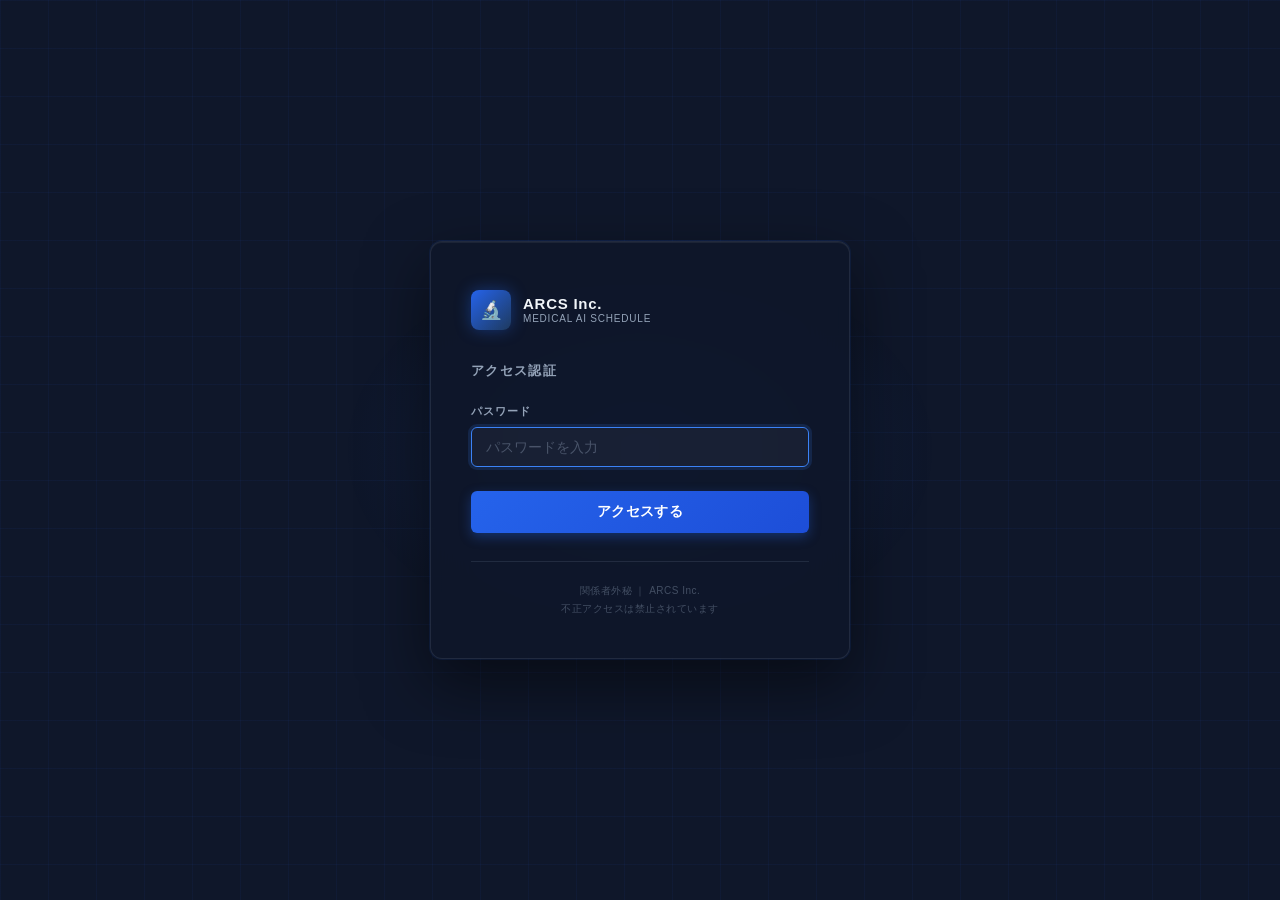
<file: index.html>
<!DOCTYPE html>
<html lang="ja">
<head>
<meta charset="UTF-8">
<meta name="viewport" content="width=2200">
<title>医療AI製品スケジュール — 全体ビュー</title>
<link rel="stylesheet" href="assets/gantt.css">
<style>
.view-tab { text-decoration: none; }
.view-tab.active { pointer-events: none; }
</style>
<script>
/* 認証チェック: 未ログインなら auth.html へリダイレクト */
(function(){
  const SESSION_KEY  = 'arcs_auth';
  const PASSWORD_HASH = '6dd2412f17349521ad825ba171668baa163861654895c5d4f9620ea375ffe8be';
  const SESSION_TTL  = 8 * 60 * 60 * 1000;
  try {
    const saved = sessionStorage.getItem(SESSION_KEY);
    if (!saved) throw new Error('no session');
    const { hash, ts } = JSON.parse(saved);
    if (hash !== PASSWORD_HASH || Date.now() - ts >= SESSION_TTL) throw new Error('expired');
  } catch(_) {
    sessionStorage.removeItem(SESSION_KEY);
    location.replace('auth.html');
  }
})();
</script>
</head>
<body>

<div class="page-header">
  <div>
    <h1>医療AI製品スケジュール — 全体ビュー</h1>
    <div class="subtitle">2026年4月〜2028年3月（24ヶ月）｜更新日：<span id="update-date">—</span></div>
  </div>
  <div class="filter-bar">
    <span>絞込:</span>
    <button class="filter-btn active" data-filter="all">すべて</button>
    <button class="filter-btn" data-filter="red">🔴 遅延</button>
    <button class="filter-btn" data-filter="yellow">🟡 警戒</button>
    <button class="filter-btn" data-filter="green">🟢 順調</button>
    <button class="filter-btn" data-filter="gray">⚪ 未確定</button>
  </div>
</div>

<div class="view-tabs">
  <a class="view-tab active" href="index.html">全体ビュー</a>
  <a class="view-tab" href="ranshi.html">🥚 卵子AI 詳細</a>
  <a class="view-tab" href="seishi.html">🧬 精子AI 詳細</a>
  <a class="view-tab" href="icsi.html">🔬 ICSI自動化 詳細</a>
  <a class="view-tab" href="schedule-updater.html" style="margin-left:auto;opacity:0.7">🤖 AI更新</a>
</div>

<div class="summary">
  <div class="summary-card action"><h3>📌 直近の要判断</h3><ul id="action-list"></ul></div>
  <div class="summary-card warning"><h3>⚠️ 警戒テーマ</h3><ul id="warning-list"></ul></div>
  <div class="summary-card done"><h3>✅ 直近の進捗トピック</h3><ul id="done-list"></ul></div>
</div>
<div class="summary" style="grid-template-columns:1fr;">
  <div class="summary-card delay" id="delay-card" style="display:none;">
    <h3>⏰ 遅延中テーマ</h3><ul id="delay-list"></ul>
  </div>
</div>

<div class="gantt-container" id="gantt-overview"></div>

<div class="legend">
  <div class="legend-section">
    <h4>カテゴリ別フェーズバー色</h4>
    <div class="legend-items">
      <div class="legend-item"><span class="legend-color" style="background:var(--cat-sales-bg)"></span>営業／事業</div>
      <div class="legend-item"><span class="legend-color" style="background:var(--cat-yakuji-bg)"></span>薬事</div>
      <div class="legend-item"><span class="legend-color" style="background:var(--cat-dev-bg)"></span>開発</div>
      <div class="legend-item"><span class="legend-color" style="background:var(--cat-clinical-bg)"></span>臨床開発</div>
      <div class="legend-item"><span class="legend-color" style="background:var(--cat-pmda-bg)"></span>PMDA相談</div>
      <div class="legend-item"><span class="legend-color" style="background:var(--cat-qms-bg)"></span>QMS／品証</div>
      <div class="legend-item"><span class="legend-color" style="background:var(--cat-launch-bg)"></span>申請／リリース</div>
      <div class="legend-item"><span class="legend-color" style="background:var(--hdr-navy)"></span>主要フェーズ</div>
    </div>
  </div>
  <div class="legend-section">
    <h4>ステータス信号</h4>
    <div class="legend-items">
      <div class="legend-item"><span class="signal-sm green"></span>順調</div>
      <div class="legend-item"><span class="signal-sm yellow"></span>警戒</div>
      <div class="legend-item"><span class="signal-sm red"></span>遅延</div>
      <div class="legend-item"><span class="signal-sm blue"></span>進行中</div>
      <div class="legend-item"><span class="signal-sm gray"></span>未着手・未確定</div>
    </div>
  </div>
  <div class="legend-section">
    <h4>遅延・リスク表示</h4>
    <div class="legend-items">
      <div class="legend-item">⏰<span style="color:#B91C1C;font-weight:700;margin-left:4px">遅延バー（赤枠）</span></div>
      <div class="legend-item"><span class="legend-color" style="background:transparent;border:1px dashed #94A3B8"></span>当初計画（ゴースト）</div>
      <div class="legend-item"><span class="risk-badge high" style="font-size:9px">⚠ リスク高</span></div>
      <div class="legend-item"><span class="risk-badge medium" style="font-size:9px">△ リスク中</span></div>
    </div>
  </div>
</div>

<div class="ops-note">
  <strong>📋 更新方法：</strong>
  <code>data/</code> 配下のJSONファイルを編集するだけで反映されます。
  遅延は <code>"status":"red"</code> + <code>"delayReason"</code>、
  リスクは <code>"riskLevel"</code> + <code>"riskComment"</code> を該当テーマに記入。
  詳しくは <a href="UPDATE_GUIDE.md" style="color:inherit">UPDATE_GUIDE.md</a> を参照。
  <span style="float:right;opacity:0.7">💡 フェーズバーをホバーで詳細表示</span>
</div>

<div class="changelog">
  <h4>📝 更新履歴</h4>
  <ul class="changelog-list" id="history-list"></ul>
</div>

<div class="custom-tooltip" id="custom-tooltip"></div>

<script src="assets/gantt.js"></script>
<script>
  initView({ mode: 'overview' });
</script>
</body>
</html>
</file>
<file: assets/gantt.css>
/* ============================================================
   arcs — 医療AI製品スケジュール 共通スタイル
   卵子AI／精子AI／ICSI自動化  ガントチャート
   ※このファイルは通常編集不要（デザイン共通）
   ============================================================ */
* { box-sizing: border-box; margin: 0; padding: 0; }

:root {
  --bg: #F4F6FA;
  --card: #FFFFFF;
  --border: #E5E7EB;
  --border-light: #F1F5F9;
  --text: #1F2937;
  --text-sub: #6B7280;

  /* カテゴリ色：営業 / 薬事 / 開発 / 臨床 / その他 */
  --cat-sales-bg:   #DBEAFE;  --cat-sales-fg:   #1E3A8A;
  --cat-yakuji-bg:  #FEE2E2;  --cat-yakuji-fg:  #991B1B;
  --cat-dev-bg:     #DCFCE7;  --cat-dev-fg:     #14532D;
  --cat-clinical-bg:#FCE7F3;  --cat-clinical-fg:#9D174D;
  --cat-pmda-bg:    #E0E7FF;  --cat-pmda-fg:    #3730A3;
  --cat-qms-bg:     #FEF3C7;  --cat-qms-fg:     #78350F;
  --cat-launch-bg:  #FED7AA;  --cat-launch-fg:  #9A3412;
  --cat-data-bg:    #CFFAFE;  --cat-data-fg:    #155E75;

  /* 信号 */
  --st-green: #34D399;
  --st-yellow: #FBBF24;
  --st-red: #F87171;
  --st-gray: #9CA3AF;
  --st-blue: #60A5FA;

  /* イベント色 */
  --ev-default: #1E3A8A;
  --ev-highlight: #DC2626;
  --ev-pink: #DB2777;

  /* ヘッダー（添付画像のネイビー基調） */
  --hdr-navy: #1E3A8A;
  --hdr-navy-dark: #1E40AF;

  /* 列幅・サイズ */
  --col-cat-w: 50px;
  --col-name-w: 130px;
  --col-status-w: 220px;
  --month-cell-min: 64px;
}

body {
  font-family: 'Hiragino Sans', 'Yu Gothic', 'Meiryo', sans-serif;
  background: var(--bg);
  color: var(--text);
  padding: 14px;
  min-width: 2200px;
  font-size: 13px;
  -webkit-font-smoothing: antialiased;
}

/* ===== ページヘッダー ===== */
.page-header {
  display: flex;
  justify-content: space-between;
  align-items: center;
  margin-bottom: 12px;
  padding: 14px 22px;
  background: linear-gradient(135deg, var(--hdr-navy), #3B82F6);
  color: white;
  border-radius: 8px;
  box-shadow: 0 2px 6px rgba(30,58,138,0.25);
}

.page-header h1 { font-size: 21px; font-weight: 700; letter-spacing: 0.02em; }
.page-header .subtitle { font-size: 11.5px; opacity: 0.92; margin-top: 3px; }

.filter-bar { display: flex; gap: 6px; align-items: center; flex-wrap: wrap; }
.filter-bar > span { font-size: 11px; opacity: 0.92; margin-right: 4px; }

.filter-btn {
  background: rgba(255,255,255,0.18);
  border: 1px solid rgba(255,255,255,0.35);
  color: white;
  padding: 5px 11px;
  border-radius: 4px;
  cursor: pointer;
  font-size: 11px;
  font-family: inherit;
  transition: all 0.15s;
}
.filter-btn:hover { background: rgba(255,255,255,0.32); }
.filter-btn.active { background: white; color: var(--hdr-navy-dark); font-weight: 700; }

/* ===== マイルストーンバナー（製品ごと） ===== */
.milestone-banner {
  display: grid;
  grid-template-columns: repeat(3, 1fr);
  gap: 10px;
  margin-bottom: 12px;
}
.ms-card {
  background: var(--card);
  border-radius: 8px;
  padding: 11px 16px;
  border-left: 4px solid;
  box-shadow: 0 1px 3px rgba(0,0,0,0.04);
}
.ms-card.ms-ranshi  { border-color: #1E40AF; }
.ms-card.ms-seishi  { border-color: #DB2777; }
.ms-card.ms-icsi    { border-color: #14532D; }

.ms-card .ms-label {
  font-size: 10px;
  font-weight: 700;
  letter-spacing: 0.06em;
  color: var(--text-sub);
  margin-bottom: 4px;
}
.ms-card .ms-month {
  font-size: 14px;
  font-weight: 700;
  color: var(--text);
}
.ms-card .ms-desc {
  font-size: 10.5px;
  color: var(--text-sub);
  margin-top: 3px;
  line-height: 1.5;
}

/* ===== サマリ ===== */
.summary {
  display: grid;
  grid-template-columns: 1fr 1fr 1fr;
  gap: 12px;
  margin-bottom: 12px;
}
.summary-card {
  background: var(--card);
  border-radius: 8px;
  padding: 11px 16px;
  border-left: 4px solid;
  box-shadow: 0 1px 3px rgba(0,0,0,0.04);
}
.summary-card.action  { border-color: #FB923C; }
.summary-card.warning { border-color: #FBBF24; }
.summary-card.done    { border-color: #34D399; }
.summary-card h3 {
  font-size: 12px; font-weight: 700; margin-bottom: 6px; color: var(--text-sub);
}
.summary-card ul { list-style: none; }
.summary-card li {
  font-size: 11.5px; line-height: 1.55;
  padding: 1px 0 1px 11px; position: relative;
}
.summary-card li::before {
  content: "▸"; position: absolute; left: 0; color: var(--text-sub);
}

/* ===== ガント本体 ===== */
.gantt-container {
  background: var(--card);
  border-radius: 8px;
  box-shadow: 0 1px 3px rgba(0,0,0,0.05);
  overflow: hidden;
  position: relative;
}

.gantt-row {
  display: grid;
  grid-template-columns: var(--col-cat-w) var(--col-name-w) 1fr var(--col-status-w);
  border-bottom: 1px solid var(--border);
}
.gantt-row:last-child { border-bottom: none; }

/* 製品ブロック：カテゴリ列のrowspanを効かせるため製品単位でgridにまとめる */
.product-block {
  display: grid;
  grid-template-columns: var(--col-cat-w) var(--col-name-w) 1fr var(--col-status-w);
}
.product-block .pb-cell {
  border-bottom: 1px solid var(--border);
  min-height: 0;
}
.product-block .pb-cell.last-in-cat {
  /* カテゴリ列との境界 */
}

/* ヘッダー（年度・月） */
.gantt-row.header {
  background: var(--hdr-navy);
  color: white;
  border-bottom: 2px solid #111827;
  font-weight: 600;
  font-size: 11px;
}
.gantt-row.header > .col-label-left,
.gantt-row.header > .col-label-right {
  padding: 0 12px;
  display: flex;
  align-items: center;
  justify-content: center;
  text-align: center;
  background: var(--hdr-navy-dark);
}

.timeline-lane {
  display: grid;
  grid-template-rows: 28px 28px;
}
.year-row {
  display: grid;
  /* JS がインラインで grid-template-columns を注入する */
  grid-template-columns: repeat(2, 1fr);
  background: var(--hdr-navy);
}
.year-row > div {
  border-right: 1px solid rgba(255,255,255,0.18);
  display: flex;
  align-items: center;
  justify-content: center;
  font-size: 13px;
  font-weight: 700;
  letter-spacing: 0.05em;
  color: #E0E7FF;
}
.year-row > div:last-child { border-right: none; }

.month-row-h {
  display: grid;
  /* JS がインラインで grid-template-columns を注入する */
  grid-template-columns: repeat(24, 1fr);
  background: #1E40AF;
}
.month-row-h > div {
  border-right: 1px solid rgba(255,255,255,0.12);
  text-align: center;
  font-size: 11px;
  display: flex;
  align-items: center;
  justify-content: center;
  font-weight: 600;
  color: white;
}
.month-row-h > div:last-child { border-right: none; }
.month-row-h > div.is-current {
  background: rgba(248,113,113,0.32);
  font-weight: 700;
  color: #FECACA;
}
.month-row-h > div.year-end {
  border-right: 2px solid rgba(255,255,255,0.45);
}

/* イベント（マイルストーン）行 */
.event-row {
  display: grid;
  grid-template-columns: var(--col-cat-w) var(--col-name-w) 1fr var(--col-status-w);
  background: linear-gradient(to bottom, #F8FAFC, #EFF6FF);
  border-bottom: 2px solid var(--border);
}
.event-label {
  grid-column: 1 / 3;
  background: #DBEAFE;
  color: var(--hdr-navy-dark);
  font-weight: 700;
  font-size: 12px;
  display: flex;
  align-items: center;
  justify-content: center;
  border-right: 1px solid var(--border);
  letter-spacing: 0.04em;
}
.event-track {
  position: relative;
  padding: 8px 0;
  min-height: 70px;
  display: grid;
  /* JS がインラインで grid-template-columns を注入する */
  grid-template-columns: repeat(24, 1fr);
}
.event-cell {
  border-right: 1px dashed var(--border-light);
  position: relative;
  padding: 2px 3px;
  display: flex;
  flex-direction: column;
  gap: 2px;
}
.event-cell.year-end { border-right: 2px solid var(--border); }
.event-cell.is-current {
  background: rgba(248,113,113,0.06);
}
.event-item {
  font-size: 10px;
  line-height: 1.3;
  font-weight: 600;
  color: var(--ev-default);
  cursor: help;
  white-space: normal;
  word-break: break-all;
}
.event-item.highlight { color: var(--ev-highlight); }
.event-item.pink { color: var(--ev-pink); }
.event-spacer {
  background: #FAFBFC;
  border-left: 1px solid var(--border);
  display: flex;
  align-items: center;
  justify-content: center;
  font-size: 10px;
  color: var(--text-sub);
}

/* 製品グループヘッダー */
.product-header {
  background: var(--hdr-navy);
  color: white;
  padding: 10px 16px;
  font-size: 14px;
  font-weight: 700;
  letter-spacing: 0.04em;
  border-top: 1px solid var(--border);
  border-bottom: 1px solid var(--border);
  display: flex;
  align-items: center;
  gap: 10px;
}
.product-header .product-icon {
  font-size: 18px;
}
.product-header.ranshi  { background: linear-gradient(90deg, #1E40AF, #3B82F6); }
.product-header.seishi  { background: linear-gradient(90deg, #BE185D, #EC4899); }
.product-header.icsi    { background: linear-gradient(90deg, #166534, #22C55E); }

/* カテゴリ列（営業/薬事/開発などの縦書き風） */
.col-category {
  background: #F1F5F9;
  font-size: 13px;
  font-weight: 700;
  display: flex;
  align-items: center;
  justify-content: center;
  text-align: center;
  color: var(--text);
  letter-spacing: 0.15em;
  writing-mode: vertical-rl;
  text-orientation: upright;
  border-right: 1px solid var(--border);
  border-bottom: 1px solid var(--border);
  padding: 8px 0;
}
.col-category.sales    { background: #DBEAFE; color: #1E3A8A; }
.col-category.yakuji   { background: #FEE2E2; color: #991B1B; }
.col-category.dev      { background: #DCFCE7; color: #14532D; }
.col-category.clinical { background: #FCE7F3; color: #9D174D; }

/* テーマ名（タスクグループ名） */
.col-name {
  padding: 8px 10px;
  display: flex;
  flex-direction: column;
  gap: 4px;
  font-size: 11px;
  font-weight: 600;
  background: white;
  line-height: 1.35;
  justify-content: center;
}
.col-name .signal {
  width: 11px; height: 11px; border-radius: 50%;
}
.col-name .name-line {
  display: flex;
  align-items: center;
  gap: 5px;
}
.col-name .theme-name {
  font-size: 11.5px;
  font-weight: 700;
}
.col-name .meta {
  font-size: 9.5px;
  color: var(--text-sub);
  font-weight: 400;
}

/* ガントエリア */
.theme-gantt {
  position: relative;
  background: white;
  /* グリッド線は gantt.js が --gantt-cols CSS変数をインラインで注入 */
  background-image:
    repeating-linear-gradient(
      to right,
      transparent,
      transparent calc(var(--gantt-cols-pct, calc(100%/24)) - 1px),
      var(--border-light) calc(var(--gantt-cols-pct, calc(100%/24)) - 1px),
      var(--border-light) var(--gantt-cols-pct, calc(100%/24))
    );
  padding: 0;
  min-height: 60px;
}

.phase-tracks {
  position: relative;
  padding: 8px 0;
}
.phase-bar {
  position: absolute;
  height: 22px;
  border-radius: 4px;
  font-size: 10.5px;
  display: flex;
  align-items: center;
  justify-content: center;
  font-weight: 700;
  z-index: 2;
  cursor: pointer;
  transition: transform 0.15s, box-shadow 0.15s, filter 0.15s;
  letter-spacing: 0.02em;
  overflow: hidden;
  white-space: nowrap;
  border: 1px solid rgba(0,0,0,0.08);
  padding: 0 6px;
}
.phase-bar:hover {
  transform: translateY(-1px);
  box-shadow: 0 4px 10px rgba(0,0,0,0.18);
  z-index: 4;
  filter: brightness(0.97);
}

/* ナビ風（添付画像のような濃紺バー） */
.phase-bar.navy {
  background: var(--hdr-navy);
  color: white;
  border-color: rgba(255,255,255,0.2);
}
.phase-bar.sales    { background: var(--cat-sales-bg);    color: var(--cat-sales-fg); }
.phase-bar.yakuji   { background: var(--cat-yakuji-bg);   color: var(--cat-yakuji-fg); }
.phase-bar.dev      { background: var(--cat-dev-bg);      color: var(--cat-dev-fg); }
.phase-bar.clinical { background: var(--cat-clinical-bg); color: var(--cat-clinical-fg); }
.phase-bar.pmda     { background: var(--cat-pmda-bg);     color: var(--cat-pmda-fg); }
.phase-bar.qms      { background: var(--cat-qms-bg);      color: var(--cat-qms-fg); }
.phase-bar.launch   { background: var(--cat-launch-bg);   color: var(--cat-launch-fg); }
.phase-bar.data     { background: var(--cat-data-bg);     color: var(--cat-data-fg); }

/* 状態オーバーレイ */
.phase-bar.done       { opacity: 0.55; }
.phase-bar.progress::after {
  content: "";
  position: absolute;
  left: 0; top: 0; bottom: 0;
  width: var(--prog-w, 50%);
  background: rgba(255,255,255,0.35);
  border-right: 2px dashed rgba(255,255,255,0.7);
  pointer-events: none;
}

/* 矢印型のフェーズバー（添付画像と同じく右端を尖らせる） */
.phase-bar.arrow {
  clip-path: polygon(0 0, calc(100% - 8px) 0, 100% 50%, calc(100% - 8px) 100%, 0 100%);
}

/* 右カラム ステータス */
.col-status {
  padding: 10px 12px;
  background: #FAFBFC;
  border-left: 2px solid var(--border);
  display: grid;
  grid-template-columns: 16px 1fr;
  gap: 8px;
  align-items: flex-start;
  font-size: 11px;
}
.col-status .signal {
  width: 12px; height: 12px; border-radius: 50%;
  margin-top: 2px;
  flex-shrink: 0;
}
.signal.green  { background: var(--st-green);  box-shadow: 0 0 0 3px rgba(52,211,153,0.18); }
.signal.yellow { background: var(--st-yellow); box-shadow: 0 0 0 3px rgba(251,191,36,0.18); }
.signal.red    { background: var(--st-red);    box-shadow: 0 0 0 3px rgba(248,113,113,0.18); animation: pulse-red 2.2s infinite; }
.signal.gray   { background: var(--st-gray);   box-shadow: 0 0 0 3px rgba(156,163,175,0.18); }
.signal.blue   { background: var(--st-blue);   box-shadow: 0 0 0 3px rgba(96,165,250,0.18); }

@keyframes pulse-red {
  0%, 100% { box-shadow: 0 0 0 3px rgba(248,113,113,0.18); }
  50%      { box-shadow: 0 0 0 5px rgba(248,113,113,0.32); }
}

.signal-sm {
  width: 11px; height: 11px; border-radius: 50%; display: inline-block;
}
.signal-sm.green  { background: var(--st-green); }
.signal-sm.yellow { background: var(--st-yellow); }
.signal-sm.red    { background: var(--st-red); }
.signal-sm.gray   { background: var(--st-gray); }
.signal-sm.blue   { background: var(--st-blue); }

.milestone-text {
  font-size: 10.5px;
  line-height: 1.45;
  color: var(--text-sub);
}
.milestone-text strong {
  color: var(--text);
  font-size: 11px;
  display: block;
  margin-bottom: 1px;
}
.milestone-text .owner {
  font-size: 9.5px;
  opacity: 0.85;
  margin-top: 2px;
}
.milestone-text .dep {
  display: inline-block;
  background: #FEF2F2;
  color: #B91C1C;
  font-size: 9px;
  padding: 1px 5px;
  border-radius: 2px;
  margin-top: 3px;
  font-weight: 600;
}

/* TODAYライン */
.today-line {
  position: absolute;
  width: 2px;
  background: #F87171;
  z-index: 6;
  pointer-events: none;
  box-shadow: 0 0 10px rgba(248,113,113,0.4);
}
.today-line::before {
  content: "TODAY";
  position: absolute;
  top: -3px;
  left: 50%;
  transform: translateX(-50%);
  background: #F87171;
  color: white;
  font-size: 9px;
  padding: 2px 6px;
  border-radius: 2px;
  white-space: nowrap;
  font-weight: 700;
  letter-spacing: 0.05em;
}

/* ツールチップ */
.custom-tooltip {
  position: fixed;
  background: rgba(17, 24, 39, 0.97);
  color: white;
  padding: 10px 13px;
  border-radius: 6px;
  font-size: 11px;
  z-index: 1000;
  pointer-events: none;
  box-shadow: 0 8px 24px rgba(0,0,0,0.3);
  max-width: 480px;
  display: none;
  line-height: 1.5;
  border: 1px solid rgba(255,255,255,0.1);
}
.custom-tooltip h5 {
  font-size: 12.5px;
  margin-bottom: 5px;
  display: flex;
  align-items: center;
  gap: 6px;
  font-weight: 700;
}
.custom-tooltip h5 .ph-tag {
  font-size: 9px;
  padding: 2px 6px;
  border-radius: 3px;
  font-weight: 700;
}
.custom-tooltip .tt-period {
  color: #93C5FD;
  font-size: 10px;
  margin-bottom: 6px;
  border-bottom: 1px solid rgba(255,255,255,0.15);
  padding-bottom: 5px;
}
.custom-tooltip ul { list-style: none; margin-top: 4px; }
.custom-tooltip li {
  font-size: 10.5px;
  line-height: 1.55;
  padding: 1px 0 1px 12px;
  position: relative;
}
.custom-tooltip li::before {
  content: '・'; position: absolute; left: 0; color: #9CA3AF;
}
.custom-tooltip .tt-memo {
  font-size: 10px;
  color: #FCD34D;
  margin-top: 6px;
  padding-top: 5px;
  border-top: 1px dashed rgba(252,211,77,0.4);
}

/* 凡例 */
.legend {
  margin-top: 12px;
  padding: 12px 18px;
  background: var(--card);
  border-radius: 8px;
  display: grid;
  grid-template-columns: 2fr 1fr 1fr;
  gap: 22px;
  box-shadow: 0 1px 3px rgba(0,0,0,0.04);
}
.legend-section h4 {
  font-size: 11px;
  margin-bottom: 8px;
  color: var(--text-sub);
  font-weight: 700;
  border-bottom: 1px solid var(--border-light);
  padding-bottom: 5px;
  letter-spacing: 0.04em;
}
.legend-items {
  display: flex;
  flex-wrap: wrap;
  gap: 8px 10px;
}
.legend-item {
  display: flex;
  align-items: center;
  gap: 5px;
  font-size: 10.5px;
}
.legend-color {
  width: 16px;
  height: 14px;
  border-radius: 3px;
  flex-shrink: 0;
  border: 1px solid rgba(0,0,0,0.06);
}

/* 運用ノート */
.ops-note {
  margin-top: 10px;
  padding: 11px 18px;
  background: #EFF6FF;
  border: 1px solid #93C5FD;
  border-radius: 8px;
  font-size: 10.5px;
  line-height: 1.6;
  color: #1E40AF;
}
.ops-note strong { color: #1E3A8A; }

/* タブ切り替え（全体ビュー / 製品別ビュー） */
.view-tabs {
  display: flex;
  gap: 4px;
  margin-bottom: 12px;
  background: white;
  padding: 6px;
  border-radius: 8px;
  box-shadow: 0 1px 3px rgba(0,0,0,0.04);
  width: fit-content;
}
.view-tab {
  padding: 8px 18px;
  border: none;
  background: transparent;
  font-size: 12px;
  font-weight: 600;
  color: var(--text-sub);
  cursor: pointer;
  border-radius: 5px;
  font-family: inherit;
  transition: all 0.15s;
}
.view-tab:hover { background: #F1F5F9; }
.view-tab.active {
  background: var(--hdr-navy);
  color: white;
}

.view-section { display: none; }
.view-section.active { display: block; }

@media print {
  body { padding: 0; min-width: 2200px; font-size: 11px; }
  @page { size: A2 landscape; margin: 6mm; }
  .filter-bar, .view-tabs { display: none; }
  .page-header { box-shadow: none; }
  .custom-tooltip { display: none !important; }
  .view-section { display: block !important; page-break-after: always; }
}

/* ============================================================
   ▼ 拡張：遅延マーカー／リスクコメント／更新ログ
   ============================================================ */

/* 遅延バー（計画に対する遅れを赤系で重ね表示） */
.phase-bar.delayed {
  outline: 2px solid #DC2626;
  outline-offset: -1px;
}
.phase-bar.delayed::before {
  content: "⏰";
  position: absolute;
  left: 3px;
  top: 50%;
  transform: translateY(-50%);
  font-size: 10px;
  z-index: 3;
}
/* 当初計画（破線ゴースト）バー */
.phase-bar.baseline {
  background: transparent !important;
  border: 1px dashed #94A3B8 !important;
  color: #64748B !important;
  opacity: 0.7;
  clip-path: none !important;
  z-index: 1;
}

/* リスクバッジ（テーマ名の横） */
.risk-badge {
  display: inline-flex;
  align-items: center;
  gap: 3px;
  font-size: 9px;
  font-weight: 700;
  padding: 1px 6px;
  border-radius: 3px;
  margin-left: 4px;
  vertical-align: middle;
}
.risk-badge.high   { background: #FEE2E2; color: #B91C1C; }
.risk-badge.medium { background: #FEF3C7; color: #92400E; }
.risk-badge.low    { background: #DBEAFE; color: #1E40AF; }

/* リスクコメント（ステータス列に表示） */
.risk-comment {
  display: block;
  margin-top: 4px;
  padding: 5px 7px;
  border-radius: 3px;
  font-size: 9.5px;
  line-height: 1.5;
  border-left: 3px solid;
}
.risk-comment.high {
  background: #FEF2F2; color: #991B1B; border-color: #DC2626;
}
.risk-comment.medium {
  background: #FFFBEB; color: #92400E; border-color: #F59E0B;
}
.risk-comment.low {
  background: #EFF6FF; color: #1E40AF; border-color: #3B82F6;
}
.risk-comment .rc-head {
  font-weight: 700;
  display: block;
  margin-bottom: 2px;
}
.risk-comment .rc-date {
  font-size: 8.5px;
  opacity: 0.7;
  font-weight: 400;
}

/* 遅延サマリカード */
.summary-card.delay { border-color: #DC2626; }
.summary-card.delay li::before { content: "⏰"; color: #DC2626; }

/* 更新ログ パネル */
.changelog {
  margin-top: 12px;
  padding: 12px 18px;
  background: var(--card);
  border-radius: 8px;
  box-shadow: 0 1px 3px rgba(0,0,0,0.04);
  font-size: 10.5px;
}
.changelog h4 {
  font-size: 12px;
  color: var(--text-sub);
  font-weight: 700;
  margin-bottom: 8px;
  border-bottom: 1px solid var(--border-light);
  padding-bottom: 5px;
}
.changelog-list { list-style: none; }
.changelog-list li {
  padding: 4px 0 4px 14px;
  position: relative;
  line-height: 1.55;
  border-bottom: 1px dashed var(--border-light);
}
.changelog-list li:last-child { border-bottom: none; }
.changelog-list li::before {
  content: "›";
  position: absolute;
  left: 0;
  color: var(--text-sub);
  font-weight: 700;
}
.changelog-list .cl-date {
  font-weight: 700;
  color: var(--hdr-navy-dark);
  margin-right: 8px;
}
.changelog-list .cl-tag {
  display: inline-block;
  font-size: 8.5px;
  font-weight: 700;
  padding: 1px 6px;
  border-radius: 3px;
  margin-right: 6px;
}
.cl-tag.delay  { background: #FEE2E2; color: #B91C1C; }
.cl-tag.risk   { background: #FEF3C7; color: #92400E; }
.cl-tag.update { background: #DCFCE7; color: #14532D; }
.cl-tag.done   { background: #DBEAFE; color: #1E40AF; }

@media print {
  .changelog { box-shadow: none; }
}
</file>
